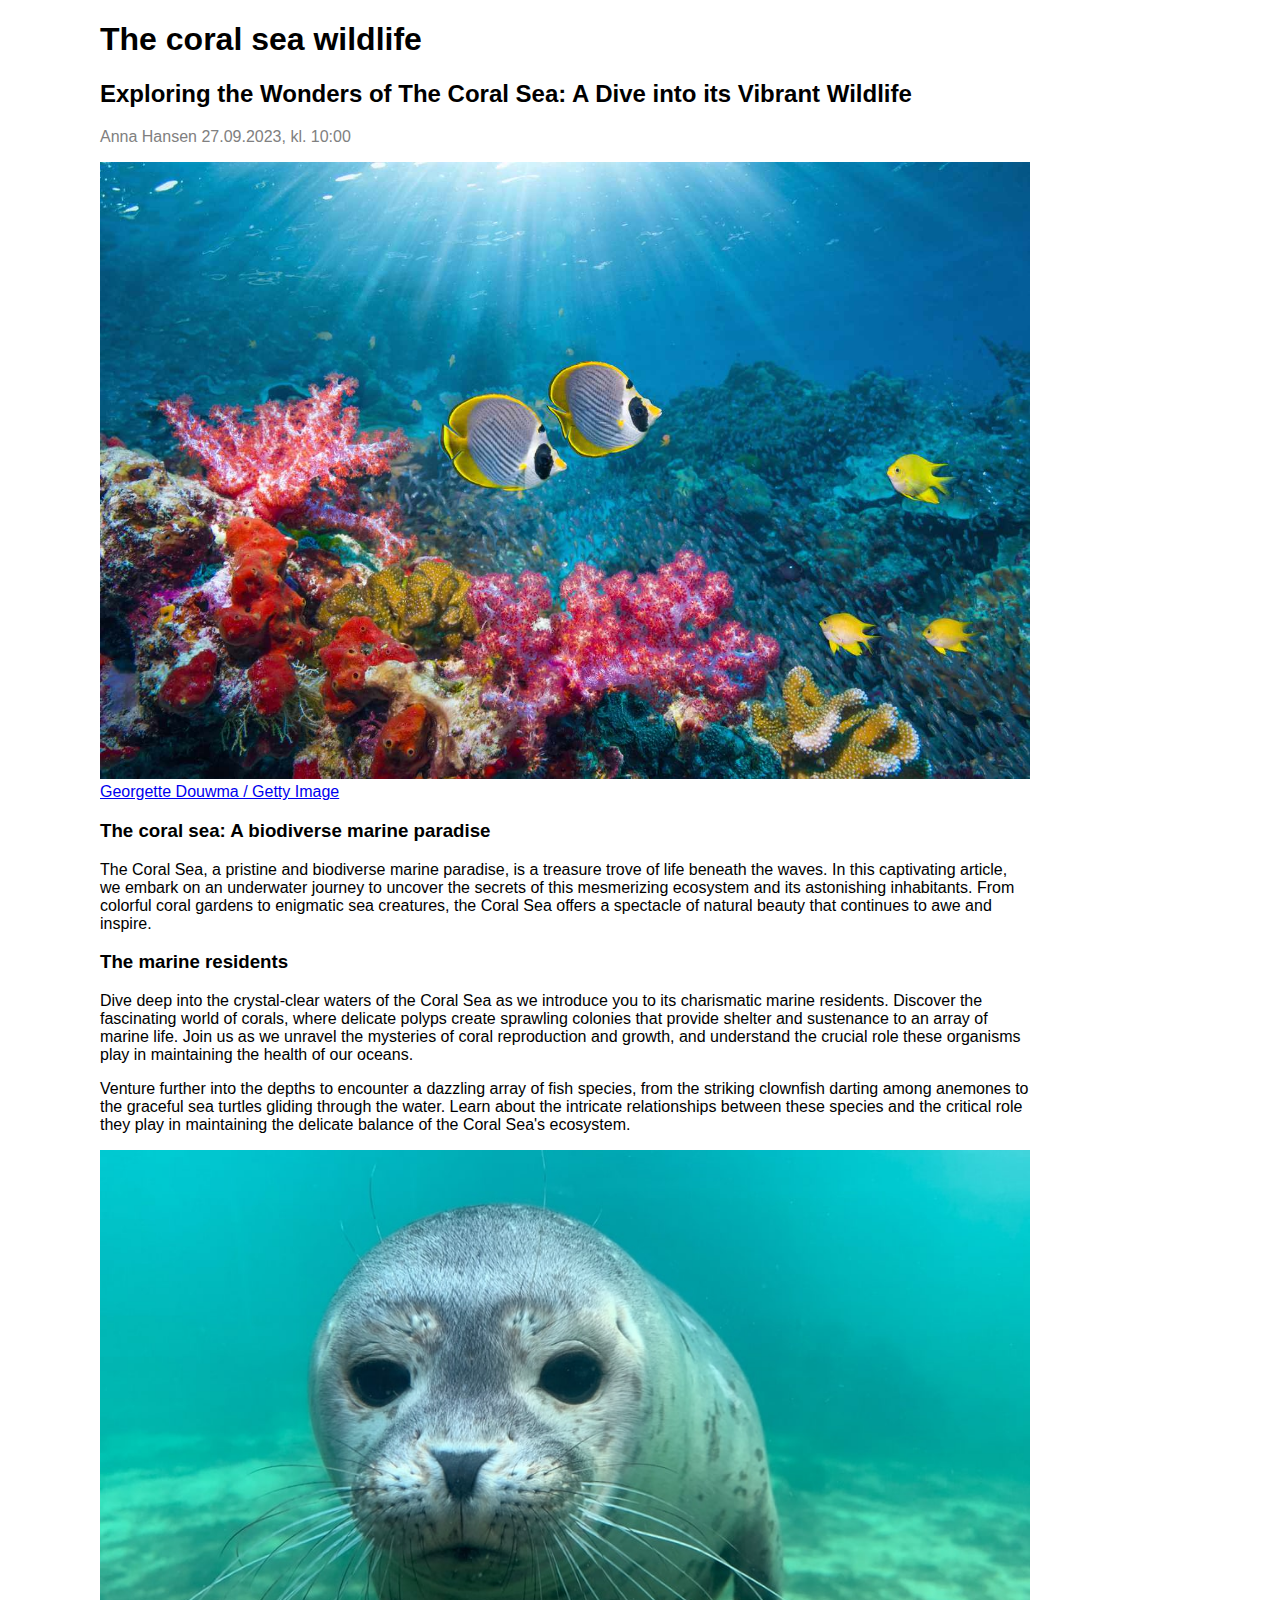
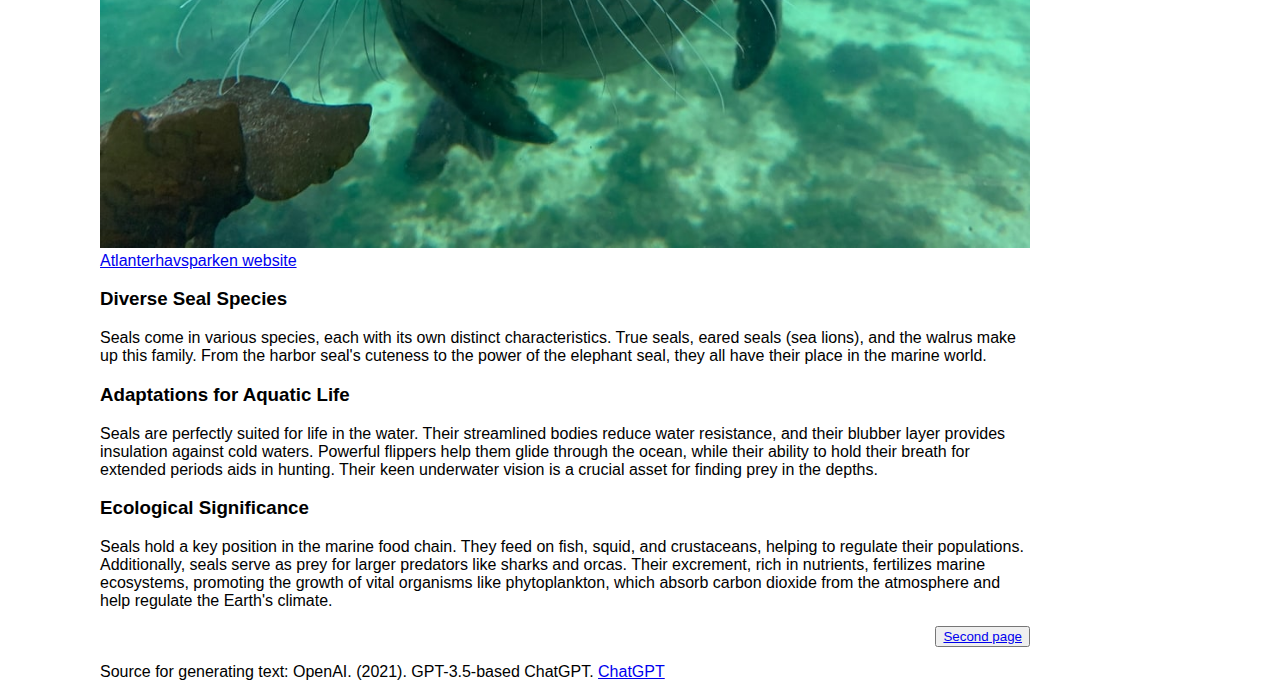
<file: index.html>
<!DOCTYPE html>
<html>
<head>
<title>2nd Oblig</title>
<meta lang="en">
<meta charset="UTF-8">
<meta name="viewport" content="width=device-width, initial-scale=1.0">
<link rel="stylesheet" href="style/css/stylesheet.css">
</head>

<body>
<div class="topp">
   <h1>The coral sea wildlife</h1>
   <h2>Exploring the Wonders of The Coral Sea: A Dive into its Vibrant Wildlife</h2>
   <p id="byline">Anna Hansen 27.09.2023, kl. 10:00</p>

   <img src="style/images/coral.jpg" alt="Picture of corals">
   <caption><a href="https://www.tripsavvy.com/how-to-protect-coral-reef-when-you-travel-4844217" target="_blank">Georgette Douwma / Getty Image</a></caption> 
</div>


<div class="artikkeltekst">
    <h3>The coral sea: A biodiverse marine paradise</h3>
    <p>The Coral Sea, a pristine and biodiverse marine paradise, is a treasure trove of life beneath the waves. 
        In this captivating article, we embark on an underwater journey to uncover the secrets of this mesmerizing 
        ecosystem and its astonishing inhabitants. From colorful coral gardens to enigmatic sea creatures, the Coral 
        Sea offers a spectacle of natural beauty that continues to awe and inspire.
    </p>
    <h3>The marine residents</h3>
    <p>Dive deep into the crystal-clear waters of the Coral Sea as we introduce you to its charismatic marine residents. 
        Discover the fascinating world of corals, where delicate polyps create sprawling colonies that provide shelter and 
        sustenance to an array of marine life. Join us as we unravel the mysteries of coral reproduction and growth, and 
        understand the crucial role these organisms play in maintaining the health of our oceans.</p>
    <p> Venture further into the depths to encounter a dazzling array of fish species, from the striking clownfish darting 
        among anemones to the graceful sea turtles gliding through the water. Learn about the intricate relationships between 
        these species and the critical role they play in maintaining the delicate balance of the Coral Sea's ecosystem.</p>
        
        <img src="style/images/sel.jpeg" alt="Picture of an seal">

        <caption><a href="https://www.atlanterhavsparken.no/opplevelser/selbukta" target="_blank">Atlanterhavsparken website</a></caption>

</div>

<div class="artikkeltekst">

    <h3>Diverse Seal Species</h3>
    <p>Seals come in various species, each with its own distinct 
        characteristics. True seals, eared seals (sea lions), 
        and the walrus make up this family. From the harbor 
        seal's cuteness to the power of the elephant seal, 
        they all have their place in the marine world.</p>
    <h3>Adaptations for Aquatic Life</h3>
    <p>Seals are perfectly suited for life in the water. 
        Their streamlined bodies reduce water resistance, 
        and their blubber layer provides insulation against cold waters. 
        Powerful flippers help them glide through the ocean, while their 
        ability to hold their breath for extended periods aids in hunting.
         Their keen underwater vision is a crucial asset for finding prey
          in the depths.</p>
    <h3>Ecological Significance</h3>
    <p>Seals hold a key position in the marine food chain. 
        They feed on fish, squid, and crustaceans, helping 
        to regulate their populations. Additionally, seals 
        serve as prey for larger predators like sharks and orcas. 
        Their excrement, rich in nutrients, fertilizes marine ecosystems, 
        promoting the growth of vital organisms like phytoplankton, which 
        absorb carbon dioxide from the atmosphere and help regulate the 
        Earth's climate.</p>

</div>
<div class="knapp">
<button><a href="subfolder/secondpage.html">Second page</a></button>
</div>

<footer>
    <p>Source for generating text: OpenAI. (2021). GPT-3.5-based ChatGPT. <a href="https://openai.com" target="_blank">ChatGPT</a></p>
    </footer>
</body>
</html>
</file>
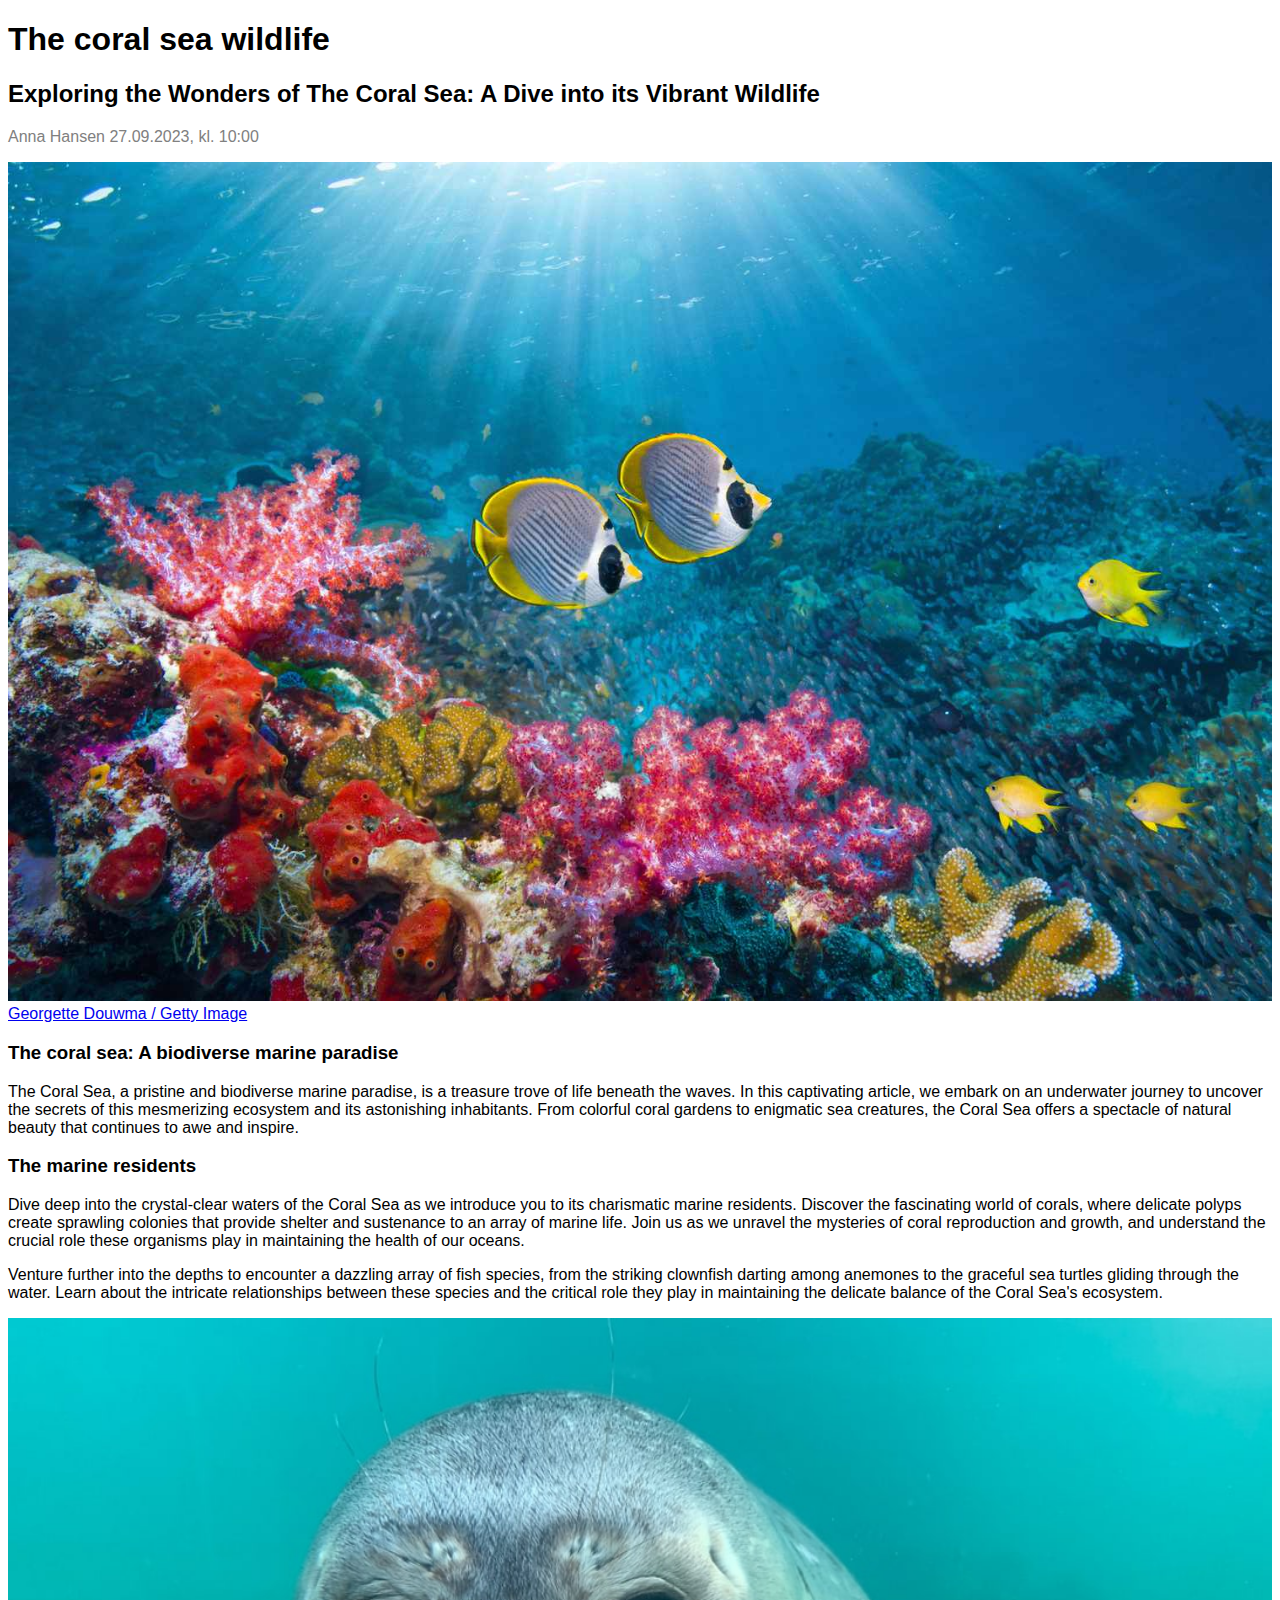
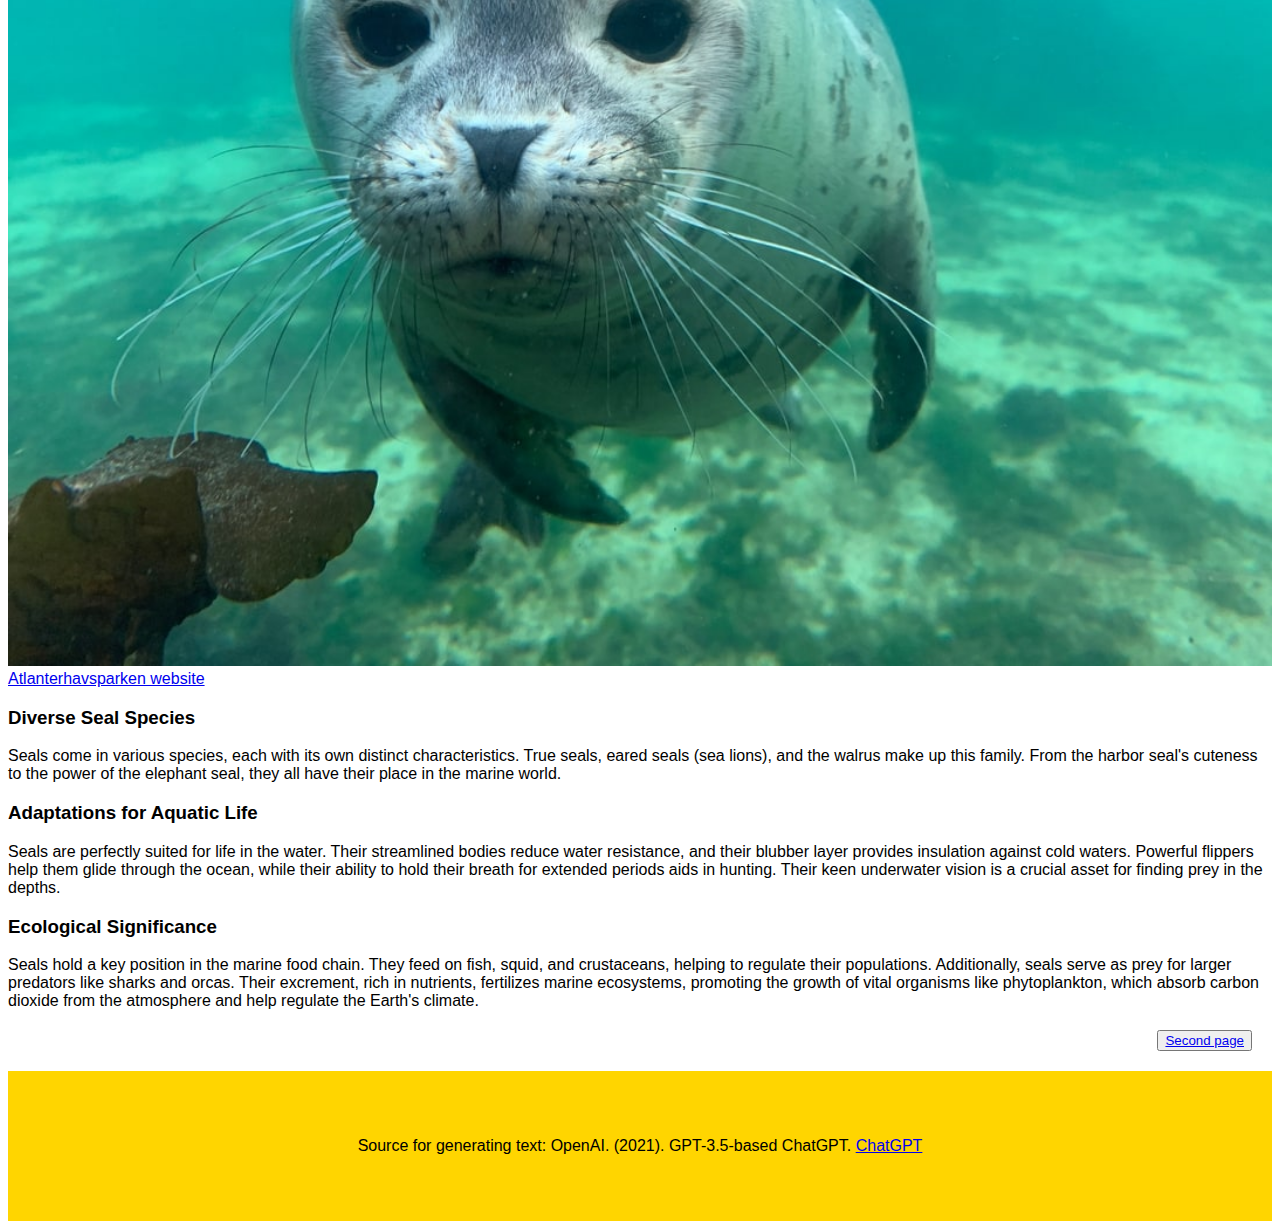
<file: 2ndOblig/index.html>
<!DOCTYPE html>
<html>
<head>
<title>2nd Oblig</title>
<meta lang="en">
<meta charset="UTF-8">
<meta name="viewport" content="width=device-width, initial-scale=1.0">
<link rel="stylesheet" href="style/css/stylesheet.css">
</head>

<body>
<div class="topp">
   <h1>The coral sea wildlife</h1>
   <h2>Exploring the Wonders of The Coral Sea: A Dive into its Vibrant Wildlife</h2>
   <p id="byline">Anna Hansen 27.09.2023, kl. 10:00</p>

   <img src="style/images/coral.jpg" alt="Picture of corals">
   <caption><a href="https://www.tripsavvy.com/how-to-protect-coral-reef-when-you-travel-4844217" target="_blank">Georgette Douwma / Getty Image</a></caption> 
</div>


<div class="artikkeltekst">
    <h3>The coral sea: A biodiverse marine paradise</h3>
    <p>The Coral Sea, a pristine and biodiverse marine paradise, is a treasure trove of life beneath the waves. 
        In this captivating article, we embark on an underwater journey to uncover the secrets of this mesmerizing 
        ecosystem and its astonishing inhabitants. From colorful coral gardens to enigmatic sea creatures, the Coral 
        Sea offers a spectacle of natural beauty that continues to awe and inspire.
    </p>
    <h3>The marine residents</h3>
    <p>Dive deep into the crystal-clear waters of the Coral Sea as we introduce you to its charismatic marine residents. 
        Discover the fascinating world of corals, where delicate polyps create sprawling colonies that provide shelter and 
        sustenance to an array of marine life. Join us as we unravel the mysteries of coral reproduction and growth, and 
        understand the crucial role these organisms play in maintaining the health of our oceans.</p>
    <p> Venture further into the depths to encounter a dazzling array of fish species, from the striking clownfish darting 
        among anemones to the graceful sea turtles gliding through the water. Learn about the intricate relationships between 
        these species and the critical role they play in maintaining the delicate balance of the Coral Sea's ecosystem.</p>
        
        <img src="style/images/sel.jpeg" alt="Picture of an seal">

        <caption><a href="https://www.atlanterhavsparken.no/opplevelser/selbukta" target="_blank">Atlanterhavsparken website</a></caption>

</div>

<div class="artikkeltekst">

    <h3>Diverse Seal Species</h3>
    <p>Seals come in various species, each with its own distinct characteristics. True seals, eared seals (sea lions), 
        and the walrus make up this family. From the harbor seal's cuteness to the power of the elephant seal, 
        they all have their place in the marine world.</p>
    <h3>Adaptations for Aquatic Life</h3>
    <p>Seals are perfectly suited for life in the water. Their streamlined bodies reduce water resistance, and their blubber 
        layer provides insulation against cold waters. Powerful flippers help them glide through the ocean, while their 
        ability to hold their breath for extended periods aids in hunting. Their keen underwater vision is a crucial asset for 
        finding prey in the depths.</p>
    <h3>Ecological Significance</h3>
    <p>Seals hold a key position in the marine food chain. They feed on fish, squid, and crustaceans, helping to regulate their 
        populations. Additionally, seals serve as prey for larger predators like sharks and orcas. Their excrement, rich in 
        nutrients, fertilizes marine ecosystems, promoting the growth of vital organisms like phytoplankton, which absorb carbon
        dioxide from the atmosphere and help regulate the Earth's climate.</p>

</div>
<div class="knapp">
<button><a href="subfolder/secondpage.html">Second page</a></button>
</div>

<div class="footer1">
<footer>
    <p>Source for generating text: OpenAI. (2021). GPT-3.5-based ChatGPT. <a href="https://openai.com" target="_blank">ChatGPT</a></p>
</footer>
</div>
</body>
</html>
</file>
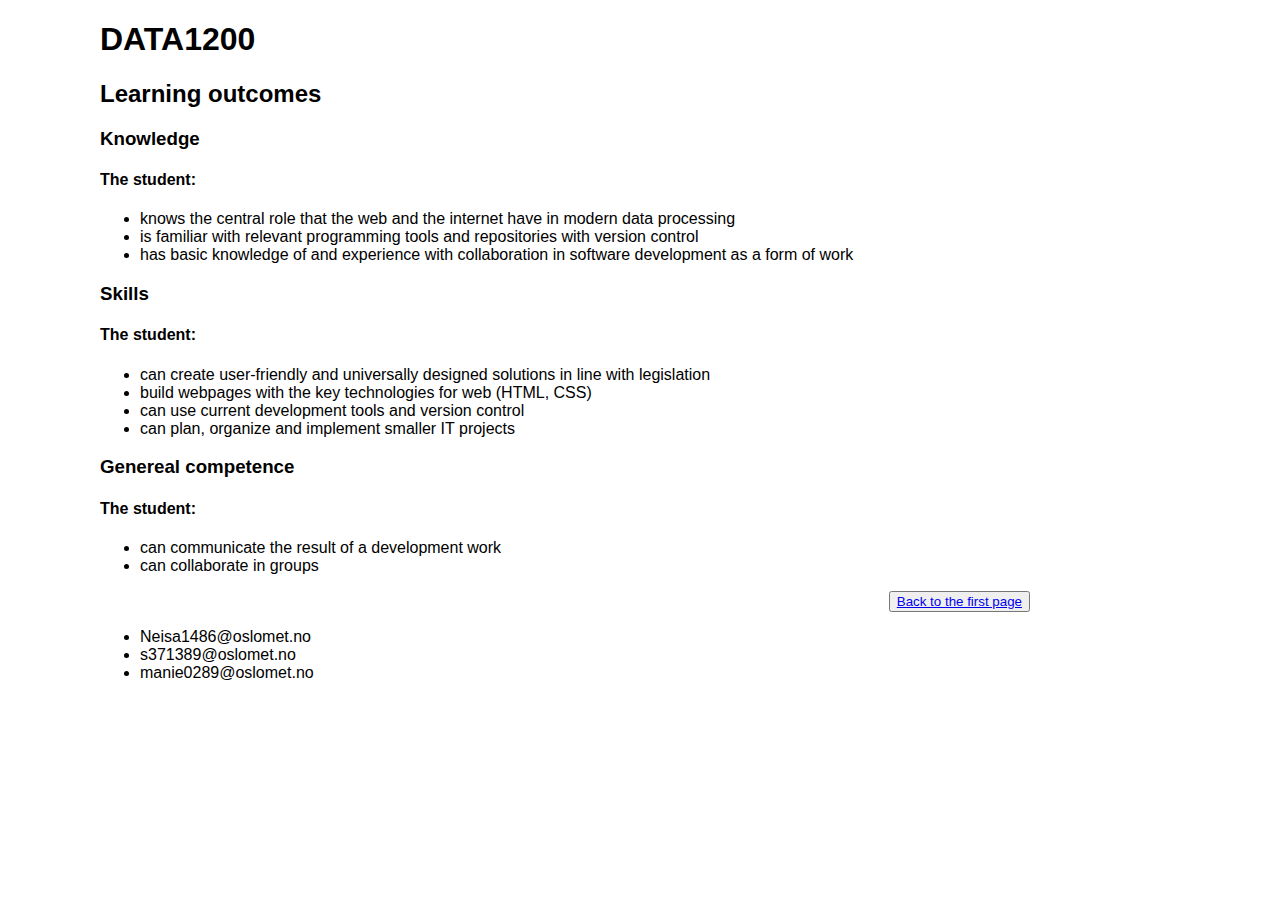
<file: subfolder/secondpage.html>
<!DOCTYPE html>
<html>
    <head>
        <title>2nd Oblig</title>
        <meta lang="en">
        <meta charset="UTF-8">
        <meta name="viewport" content="width=device-width, initial-scale=1.0">
        <link rel="stylesheet" href="../style/css/stylesheet.css">
    </head>
<body>
<h1>DATA1200</h1>
<h2>Learning outcomes</h2>


<h3>Knowledge</h3>
<h4>The student:</h4>
<ul>
    <li>knows the central role that the web and the internet have in modern data processing</li>
    <li>is familiar with relevant programming tools and repositories with version control</li>
    <li>has basic knowledge of and experience with collaboration in software development as a form of work</li>
</ul>

<h3>Skills</h3>
<h4>The student:</h4>
<ul>
    <li>can create user-friendly and universally designed solutions in line with legislation</li>
    <li>build webpages with the key technologies for web (HTML, CSS)</li>
    <li>can use current development tools and version control</li>
    <li>can plan, organize and implement smaller IT projects</li>
</ul>

<h3>Genereal competence</h3>
<h4>The student:</h4>
<ul>
    <li>can communicate the result of a development work</li>
    <li>can collaborate in groups</li>
</ul>

<div  class="knapp">
<button><a href="../index.html">Back to the first page</a></button>
</div>

<footer>
<ul>
    <li>Neisa1486@oslomet.no</li>
    <li>s371389@oslomet.no</li>
    <li>manie0289@oslomet.no</li>
</ul>
</footer>
    
</body>
</html>
</file>
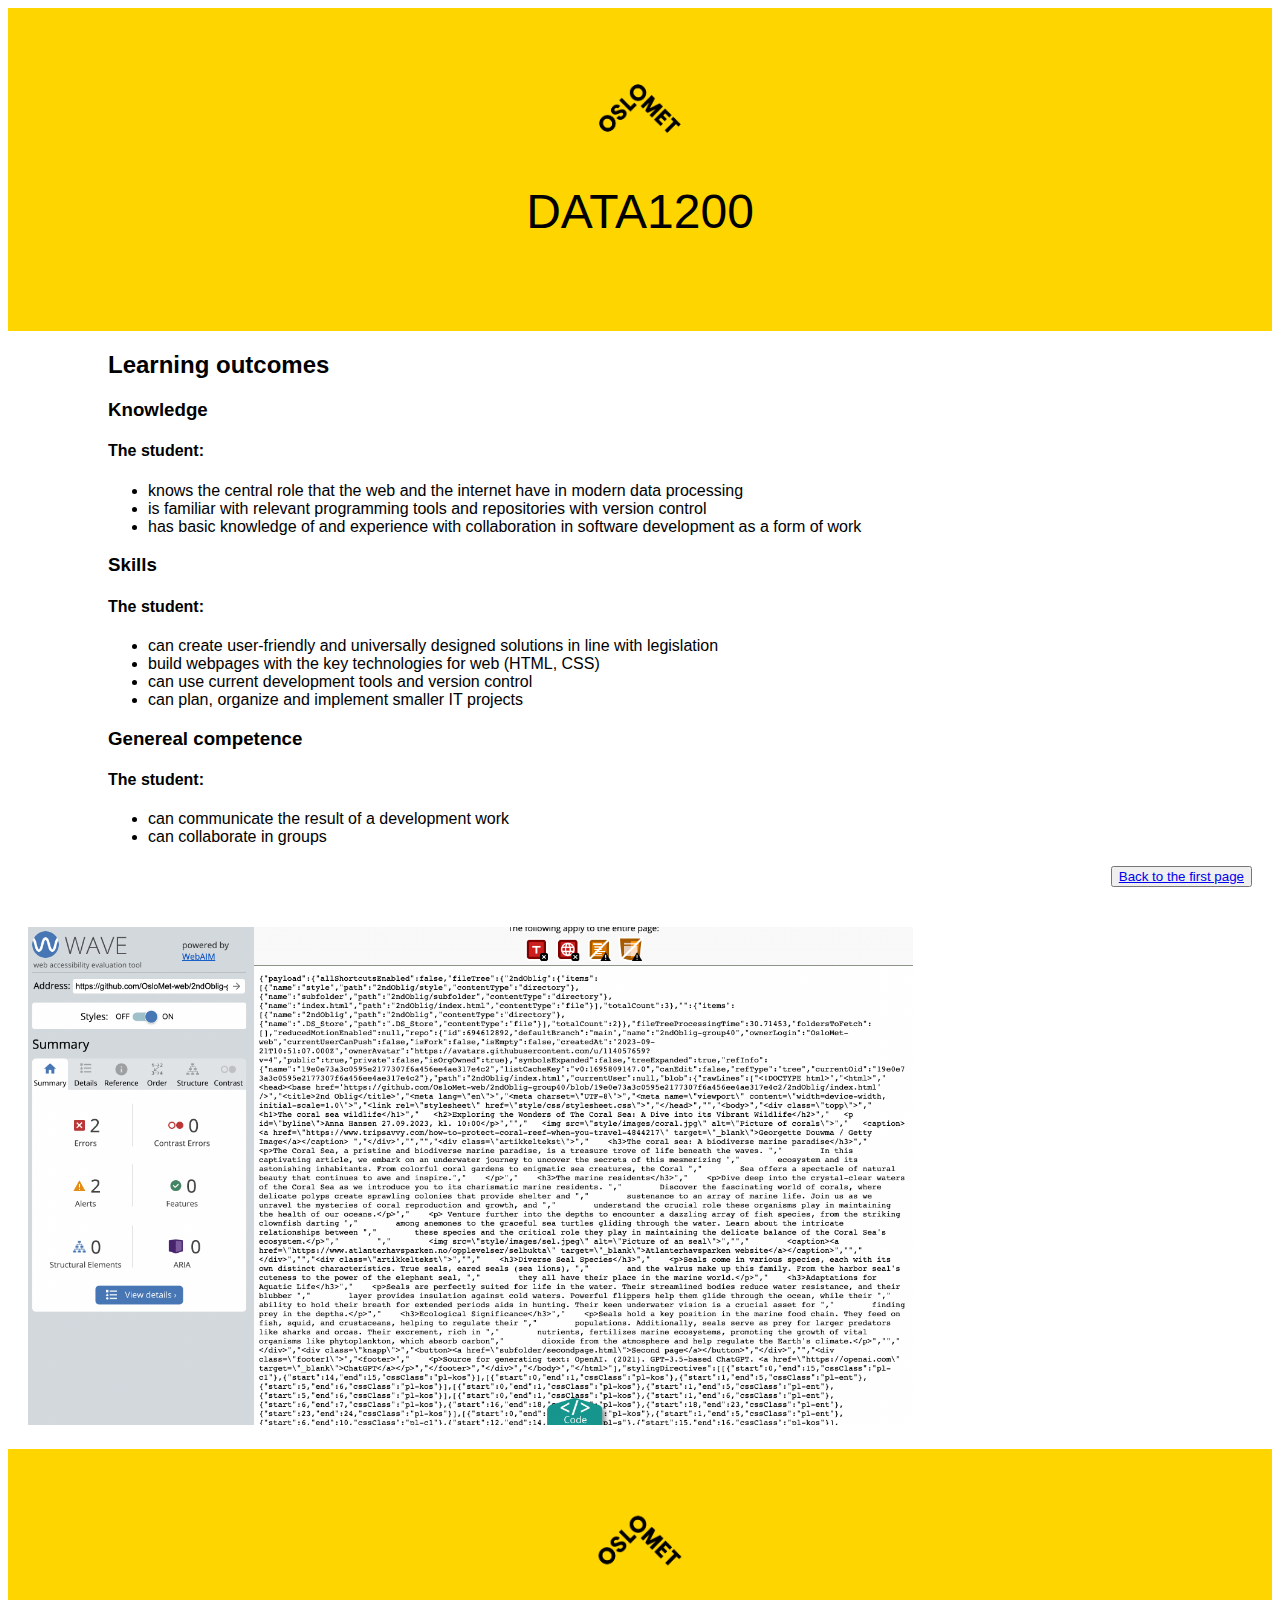
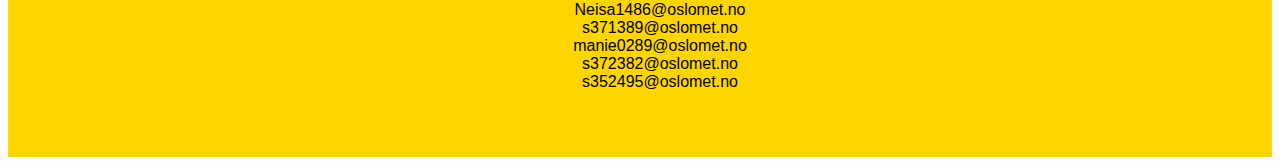
<file: 2ndOblig/subfolder/secondpage.html>
<!DOCTYPE html>
<html>
    <head>
        <title>2nd Oblig</title>
        <meta lang="en">
        <meta charset="UTF-8">
        <meta name="viewport" content="width=device-width, initial-scale=1.0">
        <link rel="stylesheet" href="../style/css/stylesheet.css">
    </head>
<body>

<header class="header">
        <img src="../style/images/logo.png" alt="OsloMet Logo">
        <h1>DATA1200</h1>
 </header>

<div class="secondpage">
<h2>Learning outcomes</h2>

<h3>Knowledge</h3>
<h4>The student:</h4>
<ul>
    <li>knows the central role that the web and the internet have in modern data processing</li>
    <li>is familiar with relevant programming tools and repositories with version control</li>
    <li>has basic knowledge of and experience with collaboration in software development as a form of work</li>
</ul>

<h3>Skills</h3>
<h4>The student:</h4>
<ul>
    <li>can create user-friendly and universally designed solutions in line with legislation</li>
    <li>build webpages with the key technologies for web (HTML, CSS)</li>
    <li>can use current development tools and version control</li>
    <li>can plan, organize and implement smaller IT projects</li>
</ul>

<h3>Genereal competence</h3>
<h4>The student:</h4>
<ul>
    <li>can communicate the result of a development work</li>
    <li>can collaborate in groups</li>
</ul>
</div>

<div  class="knapp">
<button><a href="../index.html">Back to the first page</a></button>
</div>

<div id="accessibilitytest">
    <img src="../style/images/AccessibilityTest.png">
</div>

<footer>
    <img src="../style/images/logo.png" alt="OsloMet Logo">
    <ul>
        <li>Neisa1486@oslomet.no</li>
        <li>s371389@oslomet.no</li>
        <li>manie0289@oslomet.no</li>
        <li>s372382@oslomet.no</li>
        <li>s352495@oslomet.no</li>
    </ul>
  </footer>
    
</body>
</html>
</file>
<file: style/css/stylesheet.css>
body {
    text-align:left;
    margin: 0px 250px 0px 100px;
}

.topp {
    font-family: sans-serif;
}

img {
    height:100%;
    width:100%;
}

.knapp {
    text-align: right;
}

.artikkeltekst {
    font-family: sans-serif;
}

#byline {
    color: grey;
}

h1, h2, h3, h4 {
    font-family: sans-serif;
}

p {
    font-family: sans-serif;
}

caption {
    font-family: sans-serif;
    color: grey;
}

li {
    font-family: sans-serif;
}
</file>
<file: 2ndOblig/style/css/stylesheet.css>
.secondpage {
    text-align:left;
    margin: 0px 250px 0px 100px;
}

.topp {
    font-family: sans-serif;
}

.artikkeltekst {
    font-family: sans-serif;
}

#byline {
    color: grey;
}

h1, h2, h3, h4 {
    font-family: sans-serif;
}

p {
    font-family: sans-serif;
}

img {
    height:100%;
    width:100%;
}

caption {
    font-family: sans-serif;
    color: grey;
}

li {
    font-family: sans-serif;
}

.knapp {
    text-align: right;
    margin: 20px 20px 20px 20px;
}

.secondpage {
    margin: 0 200px 0 100px;
   
}

.header {
    padding: 60px;
    text-align: center;
    background-color: #FFD500;
    font-family: Arial, Helvetica, sans-serif;
}

.header img {
  align-content: center;
  max-width: 10%;
  height: auto; 
}

.header h1 {
  text-align: center;
  font-weight: 500;
  font-size: 3rem;
}

#accessibilitytest {
    width: 70%;
    height: auto;
    align-items: center;
    padding: 20px;
}

footer {
    padding: 50px;
    text-align: center;
    background: #FFD500;
    font-family: Helvetica, sans-serif;
  }

footer img {
    align-content: center;
    max-width: 10%;
    height: auto;
}

footer ul {
    list-style: none;
}
</file>
